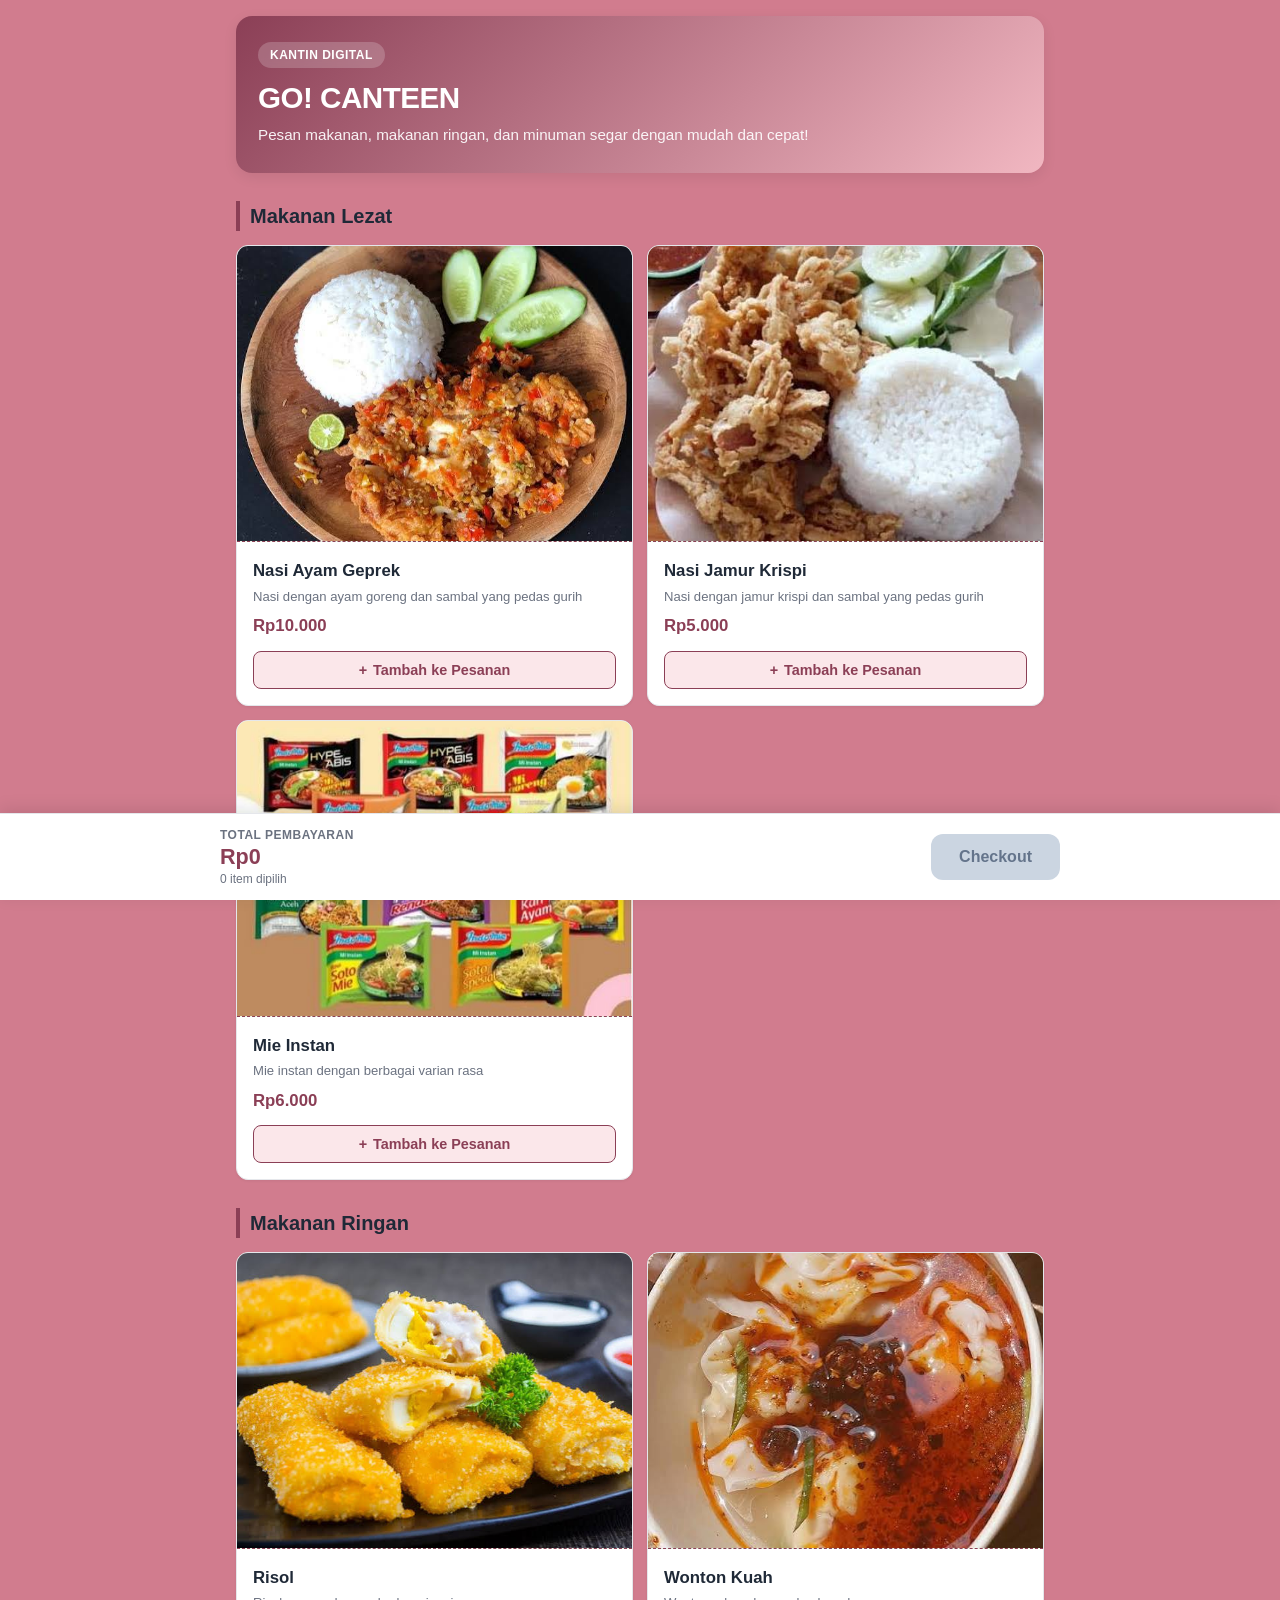
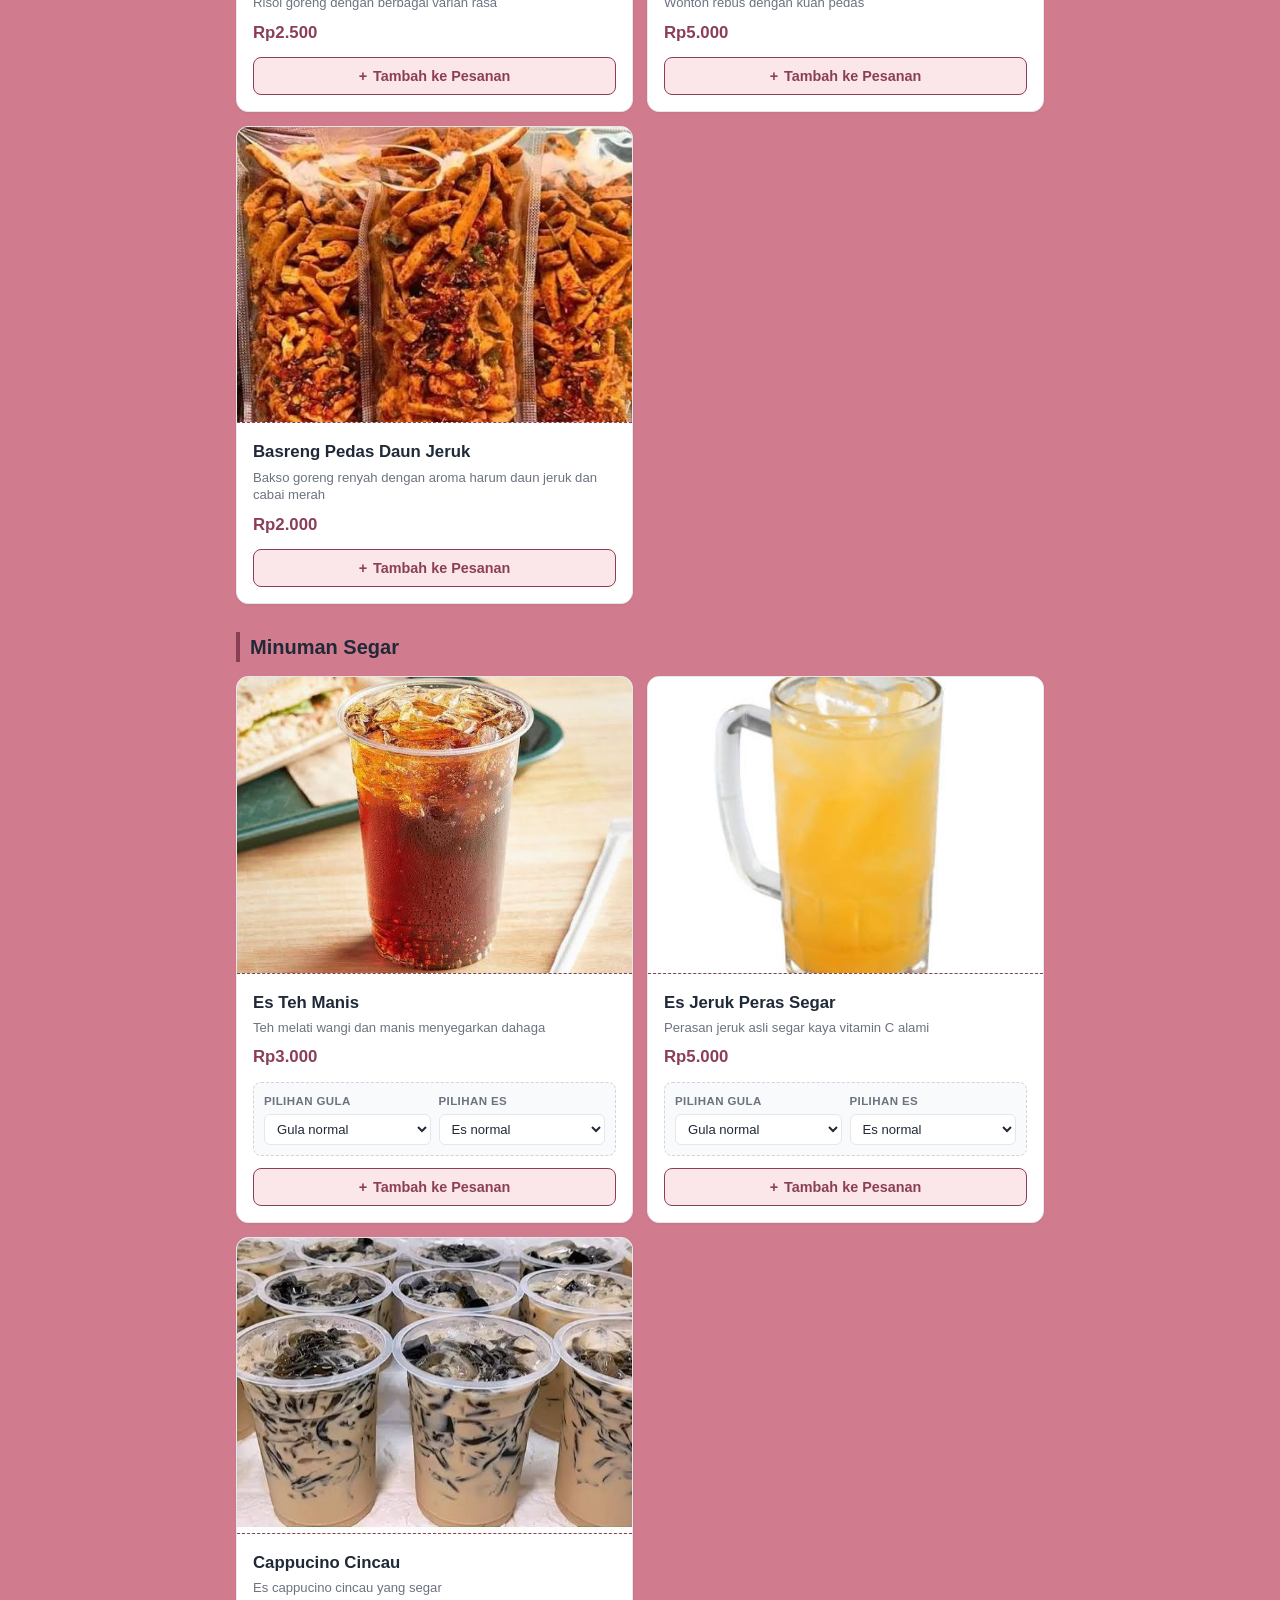
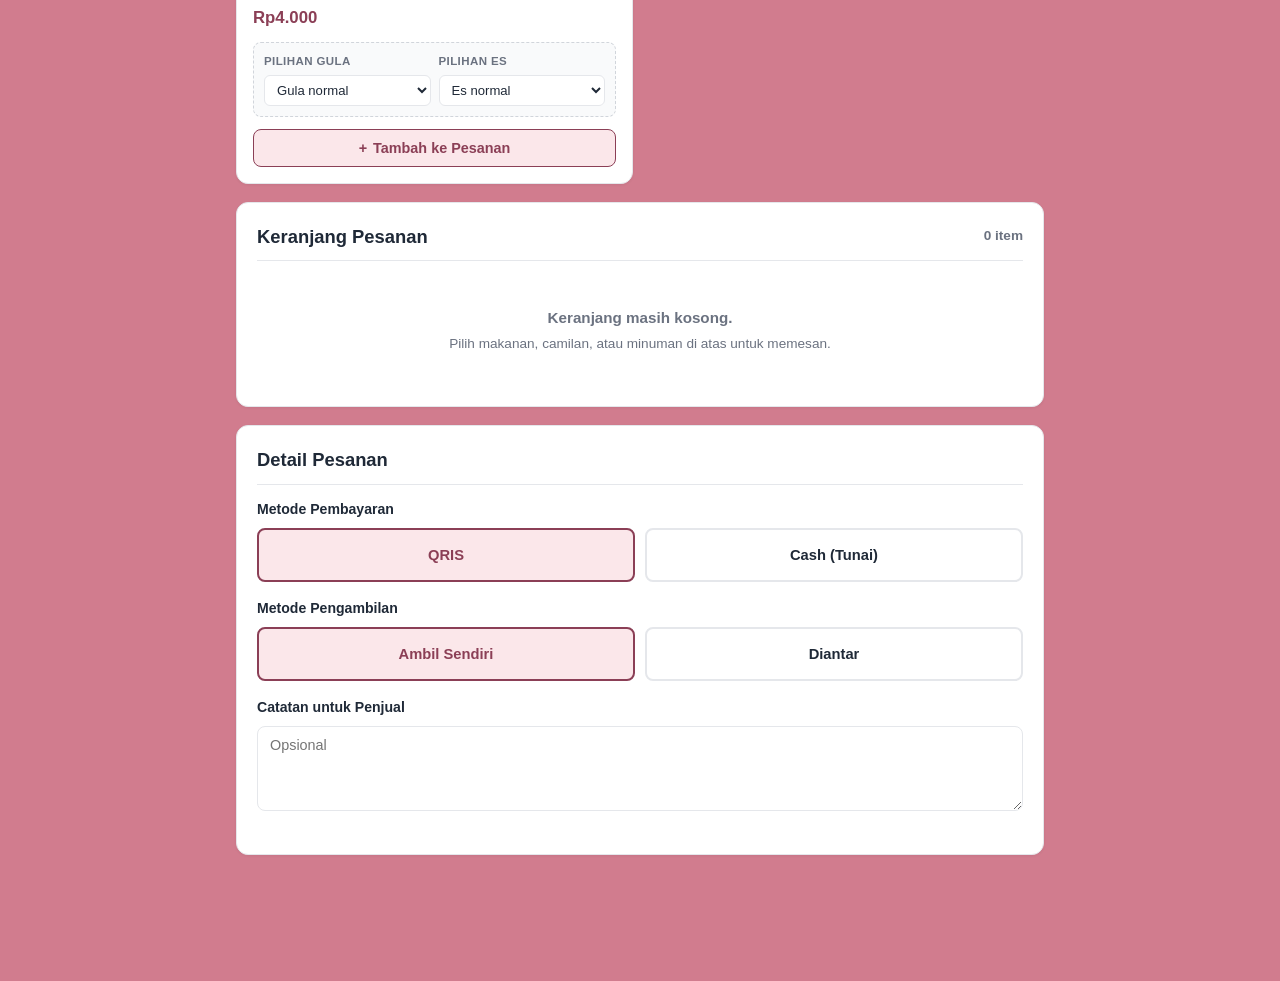
<file: index.html>
<!DOCTYPE html>
<html lang="id">
<head>
  <meta charset="UTF-8">
  <!-- Pengaturan viewport agar responsif di HP, Tablet, dan Komputer -->
  <meta name="viewport" content="width=device-width, initial-scale=1.0">
  <title>GO! CANTEEN - Pesan Makanan, Camilan & Minuman</title>

  <!-- Menghubungkan file CSS terpisah -->
  <link rel="stylesheet" href="style.css">
</head>
<body>

  <!-- =========================================================================
       STRUKTUR UTAMA HALAMAN (BERSIH TANPA EMOJI)
       ========================================================================= -->
  <div class="container">

    <!-- 1. HEADER -->
    <header>
      <div class="header-badge">Kantin Digital</div>
      <h1>GO! CANTEEN</h1>
      <p>Pesan makanan, makanan ringan, dan minuman segar dengan mudah dan cepat!</p>
    </header>

    <!-- 2. DAFTAR MENU -->
    <!-- Kartu menu beserta slot foto produk di bagian atas dirender oleh script.js -->
    <!-- Kategori 1: Makanan -->
    <h2 class="section-title">Makanan Lezat</h2>
    <div id="grid-makanan" class="menu-grid">
      <!-- Item menu makanan beserta slot foto produk akan ditampilkan oleh script.js -->
    </div>

    <!-- Kategori 2: Camilan -->
    <h2 class="section-title">Makanan Ringan</h2>
    <div id="grid-camilan" class="menu-grid">
      <!-- Item menu camilan beserta slot foto produk akan ditampilkan oleh script.js -->
    </div>

    <!-- Kategori 3: Minuman -->
    <h2 class="section-title">Minuman Segar</h2>
    <div id="grid-minuman" class="menu-grid">
      <!-- Item menu minuman beserta slot foto produk akan ditampilkan oleh script.js -->
    </div>

    <!-- 3. KERANJANG PESANAN -->
    <section class="card-section" id="section-keranjang">
      <div class="card-header">
        <h2>Keranjang Pesanan</h2>
        <span id="badge-total-item" style="font-size: 0.85rem; color: var(--text-muted); font-weight: 600;">0 item</span>
      </div>

      <!-- Wadah daftar item keranjang -->
      <div id="daftar-keranjang">
        <!-- Jika kosong, akan menampilkan teks info keranjang kosong -->
      </div>
    </section>

    <!-- 4. DETAIL PESANAN -->
    <section class="card-section" id="section-detail">
      <div class="card-header">
        <h2>Detail Pesanan</h2>
      </div>

      <!-- Pilihan Metode Pembayaran -->
      <div class="form-group">
        <label class="form-label">Metode Pembayaran</label>
        <div class="choice-grid">
          <div class="choice-card">
            <input type="radio" id="bayar-qris" name="metode-bayar" value="QRIS" checked>
            <label for="bayar-qris" class="choice-label">QRIS</label>
          </div>
          <div class="choice-card">
            <input type="radio" id="bayar-cash" name="metode-bayar" value="Cash">
            <label for="bayar-cash" class="choice-label">Cash (Tunai)</label>
          </div>
        </div>
      </div>

      <!-- Pilihan Metode Pengambilan -->
      <div class="form-group">
        <label class="form-label">Metode Pengambilan</label>
        <div class="choice-grid">
          <div class="choice-card">
            <input type="radio" id="ambil-sendiri" name="opsi-ambil" value="Ambil sendiri" checked onchange="handleOpsiAmbilChange()">
            <label for="ambil-sendiri" class="choice-label">Ambil Sendiri</label>
          </div>
          <div class="choice-card">
            <input type="radio" id="ambil-diantar" name="opsi-ambil" value="Diantar" onchange="handleOpsiAmbilChange()">
            <label for="ambil-diantar" class="choice-label">Diantar</label>
          </div>
        </div>
      </div>

      <!-- Catatan untuk Penjual -->
      <div class="form-group">
        <label for="catatan-pembeli" class="form-label">
          Catatan untuk Penjual
          <small id="label-keterangan-catatan"></small>
        </label>
        <textarea 
          id="catatan-pembeli" 
          class="textarea-catatan" 
          placeholder="Opsional"></textarea>
        <div id="error-catatan" class="error-pesan">
          Peringatan: Mohon tulis lokasi antar (misal: Ruang Kelas / Meja) pada catatan karena Anda memilih opsi "Diantar"!
        </div>
      </div>
    </section>

  </div> <!-- Akhir .container -->


  <!-- 5. BAR TOTAL (MENEMPEL DI BAWAH LAYAR) -->
  <div class="bottom-bar">
    <div class="bottom-bar-inner">
      <div class="bottom-total-info">
        <span class="bottom-total-label">Total Pembayaran</span>
        <span id="label-total-harga" class="bottom-total-price">Rp0</span>
        <span id="label-sub-count" class="bottom-total-count">0 item dipilih</span>
      </div>
      <button id="btn-checkout" class="btn-checkout" disabled onclick="handleCheckout()">
        Checkout
      </button>
    </div>
  </div>


  <!-- 6. MODAL RINGKASAN PESANAN (POPUP STRUK) -->
  <div id="modal-ringkasan" class="modal-overlay">
    <div class="modal-box">
      <div class="modal-header-success">
        <div class="modal-success-icon">&#10003;</div>
        <h3>Pesanan Berhasil Disiapkan!</h3>
        <p>Silakan tunjukkan ringkasan pesanan ini ke petugas kantin.</p>
      </div>

      <!-- Wadah struk ringkasan -->
      <div class="struk-pesanan" id="konten-struk">
        <!-- Diisi secara otomatis oleh JavaScript -->
      </div>

      <!-- Tombol penutup modal -->
      <button class="btn-tutup-modal" onclick="tutupModalDanReset()">
        Selesai
      </button>
    </div>
  </div>

  <!-- Menghubungkan file JavaScript terpisah -->
  <script src="script.js"></script>
</body>
</html>
</file>
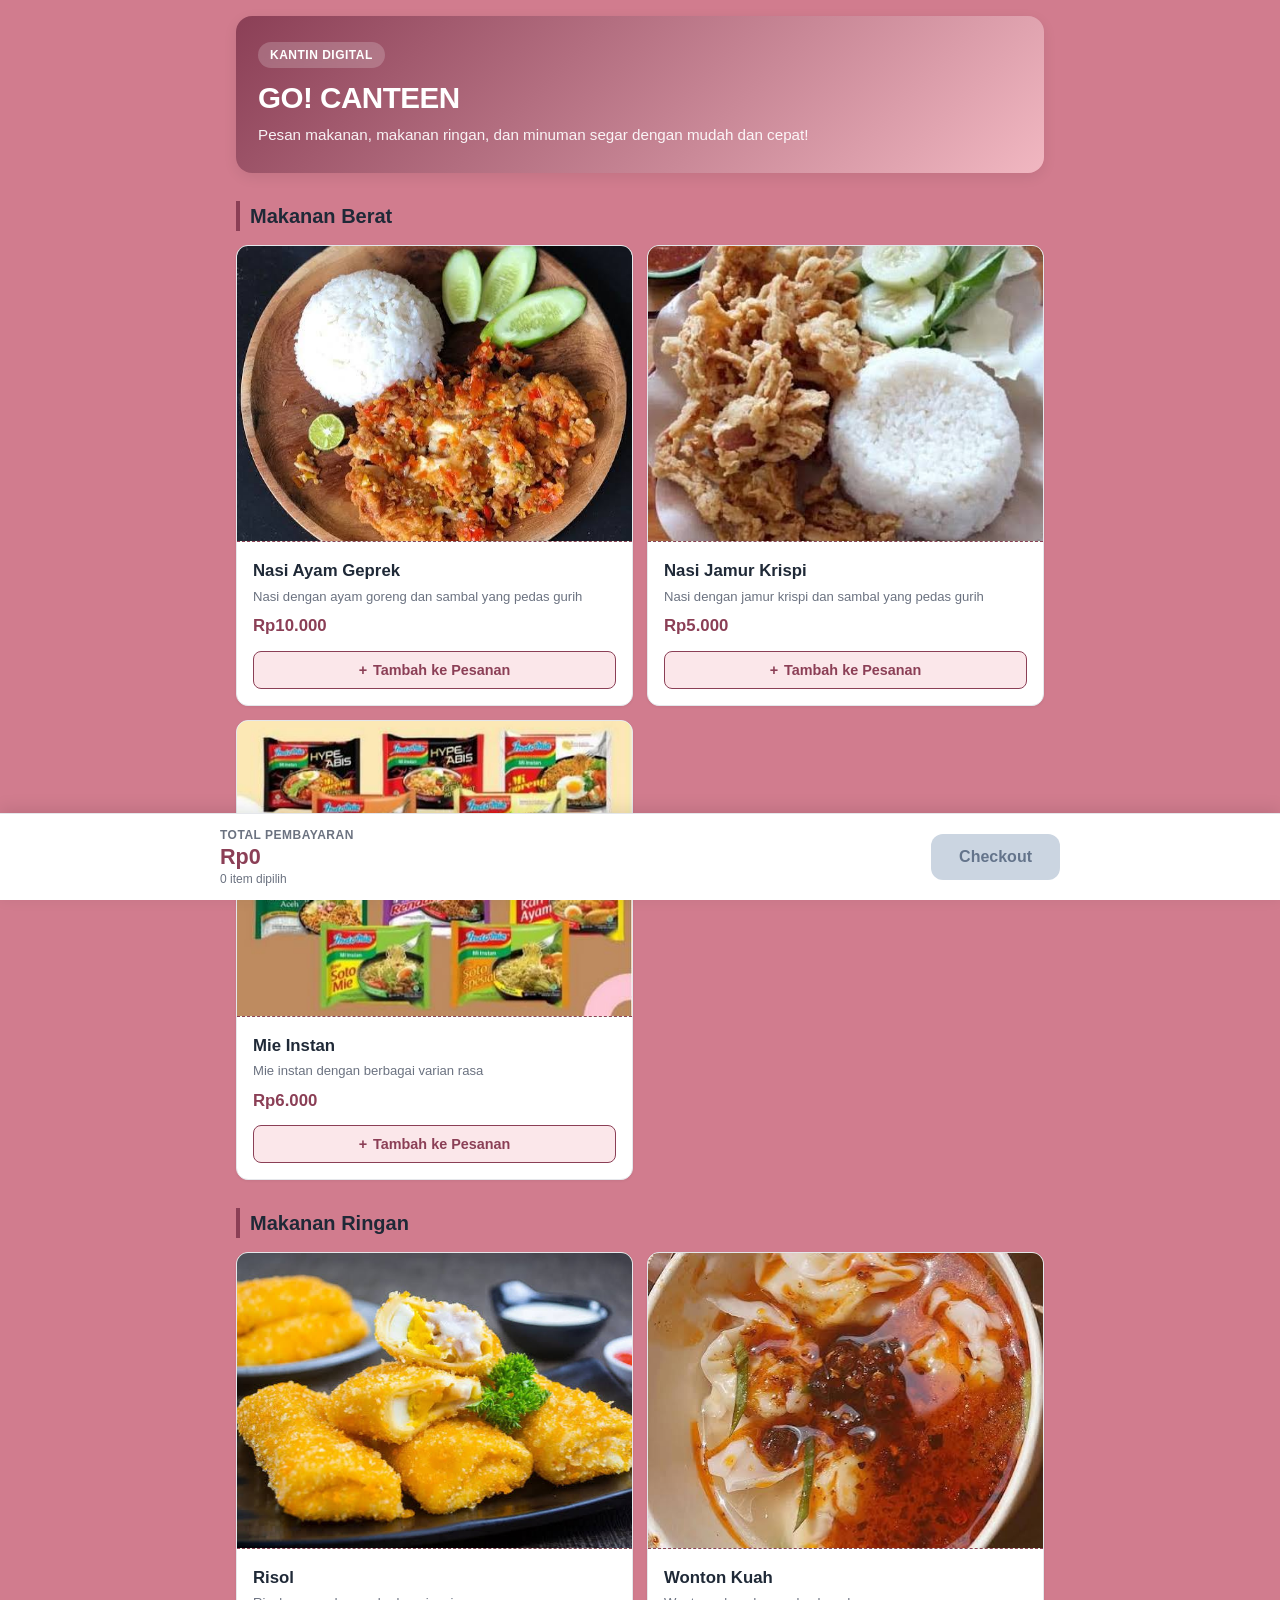
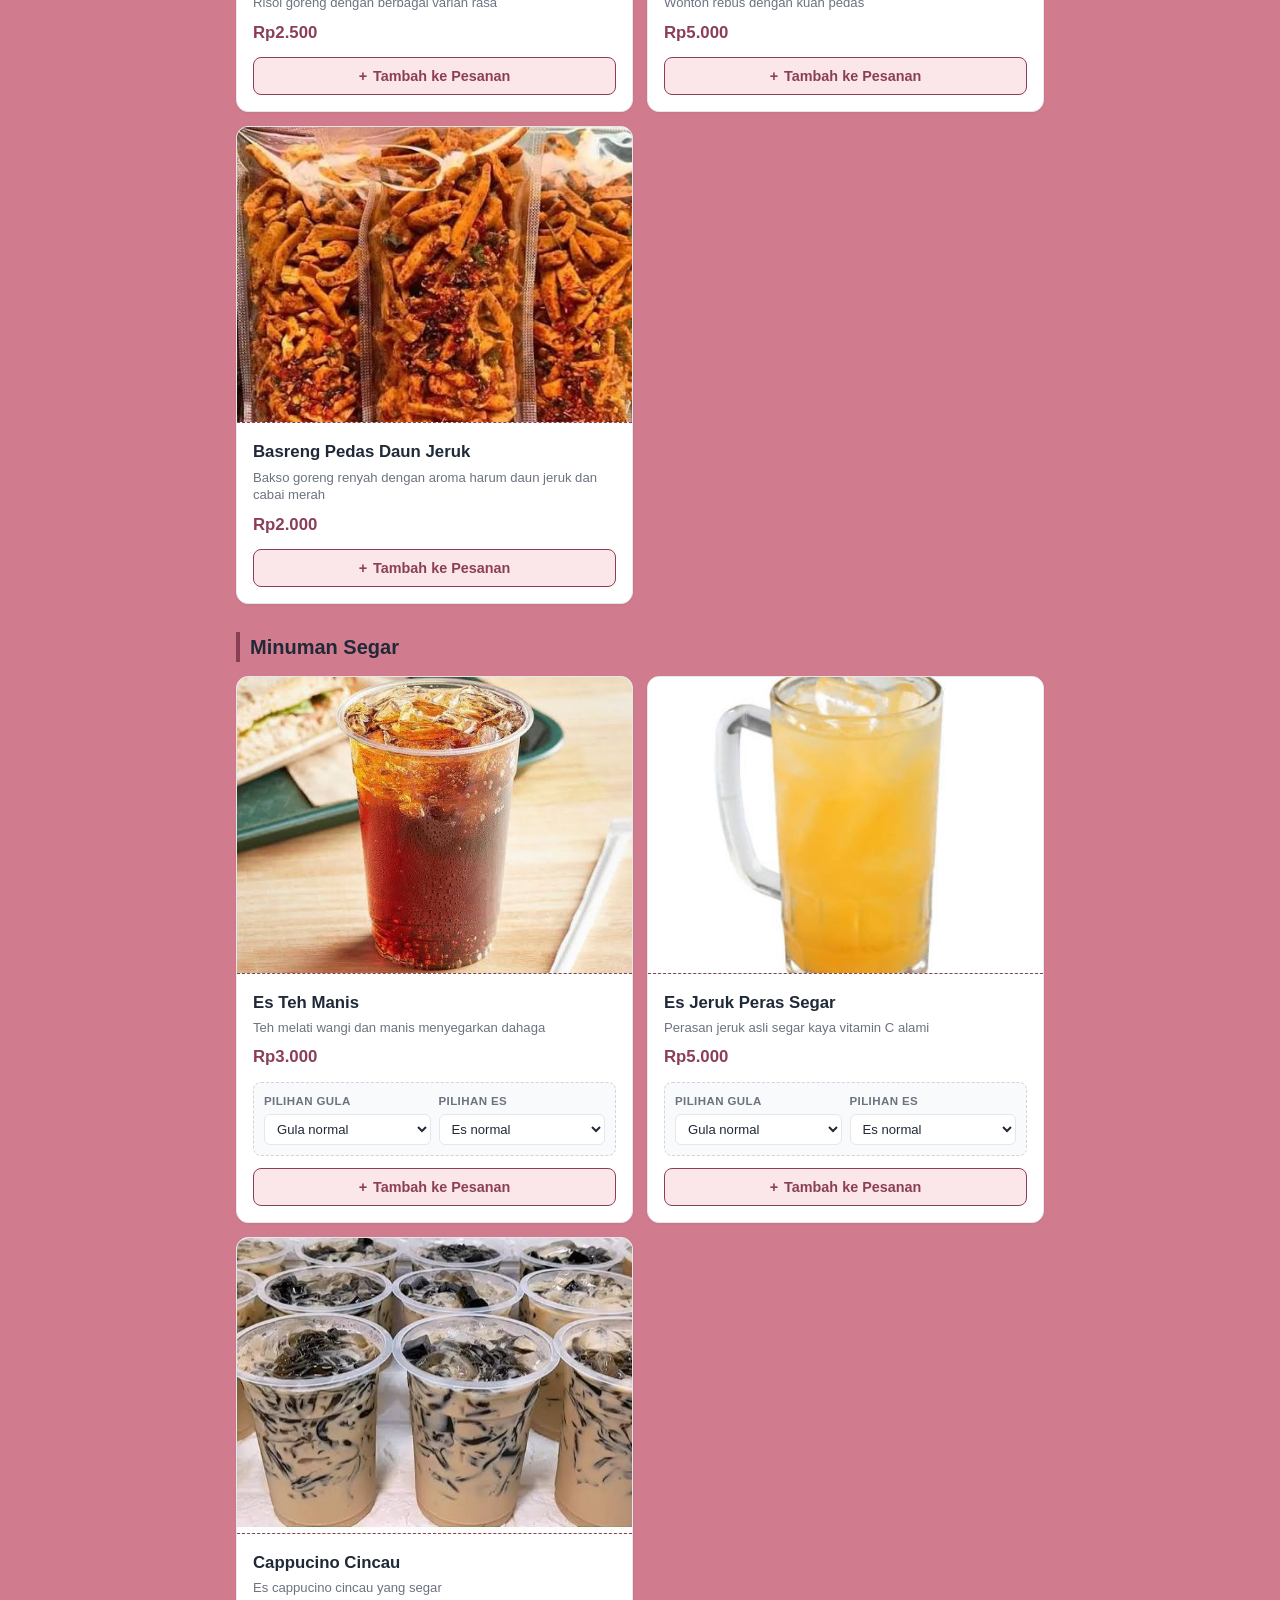
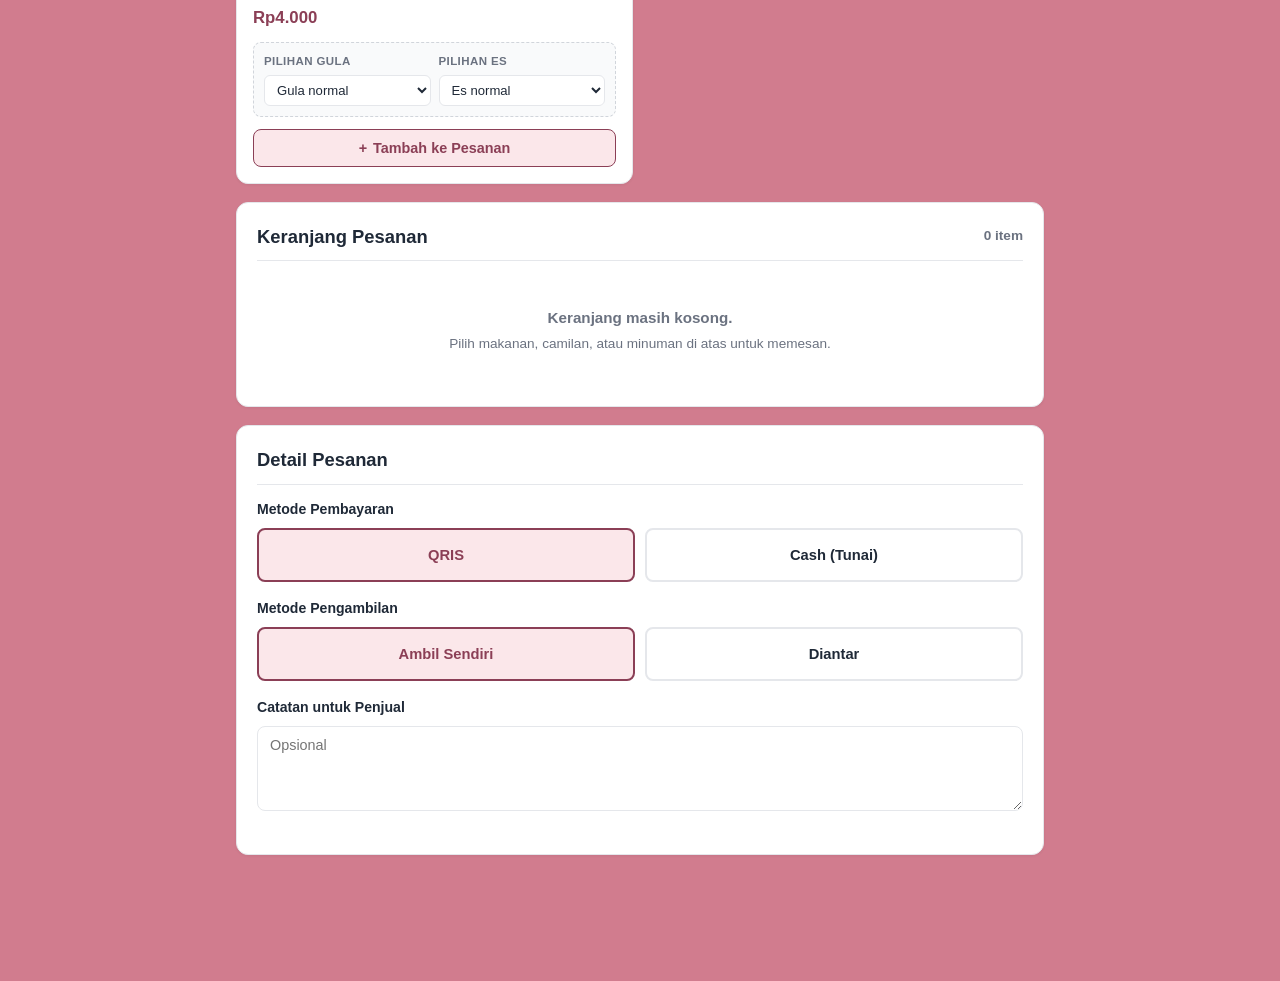
<file: kantin.html>
<!DOCTYPE html>
<html lang="id">
<head>
  <meta charset="UTF-8">
  <!-- Pengaturan viewport agar responsif di HP, Tablet, dan Komputer -->
  <meta name="viewport" content="width=device-width, initial-scale=1.0">
  <title>GO! CANTEEN - Pesan Makanan, Camilan & Minuman</title>

  <!-- Menghubungkan file CSS terpisah -->
  <link rel="stylesheet" href="style.css">
</head>
<body>

  <!-- =========================================================================
       STRUKTUR UTAMA HALAMAN (BERSIH TANPA EMOJI)
       ========================================================================= -->
  <div class="container">

    <!-- 1. HEADER -->
    <header>
      <div class="header-badge">KANTIN DIGITAL</div>
      <h1>GO! CANTEEN</h1>
      <p>Pesan makanan, makanan ringan, dan minuman segar dengan mudah dan cepat!</p>
    </header>

    <!-- 2. DAFTAR MENU -->
    <!-- Kartu menu beserta slot foto produk di bagian atas dirender oleh script.js -->
    <!-- Kategori 1: Makanan -->
    <h2 class="section-title">Makanan Berat</h2>
    <div id="grid-makanan" class="menu-grid">
      <!-- Item menu makanan beserta slot foto produk akan ditampilkan oleh script.js -->
    </div>

    <!-- Kategori 2: Camilan -->
    <h2 class="section-title">Makanan Ringan</h2>
    <div id="grid-camilan" class="menu-grid">
      <!-- Item menu camilan beserta slot foto produk akan ditampilkan oleh script.js -->
    </div>

    <!-- Kategori 3: Minuman -->
    <h2 class="section-title">Minuman Segar</h2>
    <div id="grid-minuman" class="menu-grid">
      <!-- Item menu minuman beserta slot foto produk akan ditampilkan oleh script.js -->
    </div>

    <!-- 3. KERANJANG PESANAN -->
    <section class="card-section" id="section-keranjang">
      <div class="card-header">
        <h2>Keranjang Pesanan</h2>
        <span id="badge-total-item" style="font-size: 0.85rem; color: var(--text-muted); font-weight: 600;">0 item</span>
      </div>

      <!-- Wadah daftar item keranjang -->
      <div id="daftar-keranjang">
        <!-- Jika kosong, akan menampilkan teks info keranjang kosong -->
      </div>
    </section>

    <!-- 4. DETAIL PESANAN -->
    <section class="card-section" id="section-detail">
      <div class="card-header">
        <h2>Detail Pesanan</h2>
      </div>

      <!-- Pilihan Metode Pembayaran -->
      <div class="form-group">
        <label class="form-label">Metode Pembayaran</label>
        <div class="choice-grid">
          <div class="choice-card">
            <input type="radio" id="bayar-qris" name="metode-bayar" value="QRIS" checked>
            <label for="bayar-qris" class="choice-label">QRIS</label>
          </div>
          <div class="choice-card">
            <input type="radio" id="bayar-cash" name="metode-bayar" value="Cash">
            <label for="bayar-cash" class="choice-label">Cash (Tunai)</label>
          </div>
        </div>
      </div>

      <!-- Pilihan Metode Pengambilan -->
      <div class="form-group">
        <label class="form-label">Metode Pengambilan</label>
        <div class="choice-grid">
          <div class="choice-card">
            <input type="radio" id="ambil-sendiri" name="opsi-ambil" value="Ambil sendiri" checked onchange="handleOpsiAmbilChange()">
            <label for="ambil-sendiri" class="choice-label">Ambil Sendiri</label>
          </div>
          <div class="choice-card">
            <input type="radio" id="ambil-diantar" name="opsi-ambil" value="Diantar" onchange="handleOpsiAmbilChange()">
            <label for="ambil-diantar" class="choice-label">Diantar</label>
          </div>
        </div>
      </div>

      <!-- Catatan untuk Penjual -->
      <div class="form-group">
        <label for="catatan-pembeli" class="form-label">
          Catatan untuk Penjual
          <small id="label-keterangan-catatan"></small>
        </label>
        <textarea 
          id="catatan-pembeli" 
          class="textarea-catatan" 
          placeholder="Opsional"></textarea>
        <div id="error-catatan" class="error-pesan">
          Peringatan: Mohon tulis lokasi antar (misal: Ruang Kelas / Meja) pada catatan karena Anda memilih opsi "Diantar"!
        </div>
      </div>
    </section>

  </div> <!-- Akhir .container -->


  <!-- 5. BAR TOTAL (MENEMPEL DI BAWAH LAYAR) -->
  <div class="bottom-bar">
    <div class="bottom-bar-inner">
      <div class="bottom-total-info">
        <span class="bottom-total-label">Total Pembayaran</span>
        <span id="label-total-harga" class="bottom-total-price">Rp0</span>
        <span id="label-sub-count" class="bottom-total-count">0 item dipilih</span>
      </div>
      <button id="btn-checkout" class="btn-checkout" disabled onclick="handleCheckout()">
        Checkout
      </button>
    </div>
  </div>


  <!-- 6. MODAL RINGKASAN PESANAN (POPUP STRUK) -->
  <div id="modal-ringkasan" class="modal-overlay">
    <div class="modal-box">
      <div class="modal-header-success">
        <div class="modal-success-icon">&#10003;</div>
        <h3>Pesanan Berhasil Disiapkan!</h3>
        <p>Silakan tunjukkan ringkasan pesanan ini ke petugas kantin.</p>
      </div>

      <!-- Wadah struk ringkasan -->
      <div class="struk-pesanan" id="konten-struk">
        <!-- Diisi secara otomatis oleh JavaScript -->
      </div>

      <!-- Tombol penutup modal -->
      <button class="btn-tutup-modal" onclick="tutupModalDanReset()">
        Selesai
      </button>
    </div>
  </div>

  <!-- Menghubungkan file JavaScript terpisah -->
  <script src="script.js"></script>
</body>
</html>
</file>
<file: style.css>
/* =========================================================================
   STYLE.CSS - GAYA TAMPILAN KANTIN SEKOLAH
   Desain modern, bersih, minimalis (tanpa emoji), dominan warna hijau GoFood
   ========================================================================= */

/* 1. Pengaturan Dasar & Variabel Warna */
:root {
  --primary-color: #8b3f56; /* Hijau utama khas GoFood */
  --primary-hover: #d17c8e; /* Hijau lebih gelap saat tombol disentuh/hover */
  --primary-light: #fbe7ea;/* Hijau muda lembut untuk background badge / aksen */
  --secondary-color: #f1b7c1; /*(Hijau aksen sekunder untuk gradasi */
  --bg-color: #d17c8e;            /* Latar belakang halaman abu-abu kehijauan */
  --card-bg: #ffffff;             /* Warna latar kartu menu dan keranjang */
  --text-main: #1f2937;           /* Warna teks utama */
  --text-muted: #6b7280;          /* Warna teks sekunder / keterangan */
  --border-color: #e5e7eb;        /* Warna garis pembatas */
  --danger-color: #ef4444;        /* Warna merah untuk tanda error dan tombol kurang */
  --radius-sm: 8px;
  --radius-md: 12px;
  --radius-lg: 16px;
  --shadow-sm: 0 1px 3px rgba(0, 0, 0, 0.06);
  --shadow-md: 0 4px 14px rgba(0, 0, 0, 0.08);
  --shadow-lg: 0 10px 25px rgba(0, 0, 0, 0.12);
}

* {
  box-sizing: border-box;
  margin: 0;
  padding: 0;
  font-family: -apple-system, BlinkMacSystemFont, "Segoe UI", Roboto, Helvetica, Arial, sans-serif;
  -webkit-tap-highlight-color: transparent;
}

body {
  background-color: var(--bg-color);
  color: var(--text-main);
  line-height: 1.5;
  /* Ruang bawah agar isi halaman tidak tertutup bar total yang melayang */
  padding-bottom: 110px;
}

/* Pembungkus halaman agar pas di tengah layar komputer */
.container {
  max-width: 840px;
  margin: 0 auto;
  padding: 16px;
}

/* 2. Header Aplikasi */
header {
  background: linear-gradient(135deg, var(--primary-color), var(--secondary-color));
  color: #ffffff;
  padding: 26px 22px;
  border-radius: var(--radius-lg);
  margin-bottom: 24px;
  box-shadow: var(--shadow-md);
  position: relative;
  overflow: hidden;
}

.header-badge {
  display: inline-block;
  background: rgba(255, 255, 255, 0.2);
  backdrop-filter: blur(4px);
  padding: 4px 12px;
  border-radius: 20px;
  font-size: 0.75rem;
  font-weight: 700;
  letter-spacing: 0.5px;
  text-transform: uppercase;
  margin-bottom: 8px;
}

header h1 {
  font-size: 1.85rem;
  font-weight: 800;
  letter-spacing: -0.5px;
  margin-bottom: 4px;
}

header p {
  font-size: 0.95rem;
  opacity: 0.92;
}

/* 3. Judul Kategori Menu */
.section-title {
  font-size: 1.25rem;
  font-weight: 700;
  color: var(--text-main);
  margin: 28px 0 14px 0;
  display: flex;
  align-items: center;
  border-left: 4px solid var(--primary-color);
  padding-left: 10px;
}

/* 4. Grid Menu (Tampilan Kisi) */
.menu-grid {
  display: grid;
  grid-template-columns: 1fr; /* 1 kolom di layar HP */
  gap: 14px;
}

/* Responsif: 2 kolom untuk menu di layar lebar / desktop (min-width: 700px) */
@media (min-width: 700px) {
  .menu-grid {
    grid-template-columns: repeat(2, 1fr);
  }
}

/* 5. Kartu Menu */
.menu-card {
  background: var(--card-bg);
  border-radius: var(--radius-md);
  border: 1px solid var(--border-color);
  padding: 0; /* Padding dipindahkan ke .menu-body agar slot foto selebar penuh kartu */
  overflow: hidden; /* Sudut atas slot ikut melengkung mengikuti border-radius kartu */
  box-shadow: var(--shadow-sm);
  display: flex;
  flex-direction: column;
  justify-content: space-between;
  transition: transform 0.15s ease, box-shadow 0.15s ease;
}

.menu-card:hover {
  transform: translateY(-2px);
  box-shadow: var(--shadow-md);
  border-color: #d1d5db;
}

/* =========================================================================
   SLOT FOTO PRODUK (BAGIAN ATAS KARTU)
   - Lebar penuh kartu (width: 100%)
   - Rasio 4:3 (aspect-ratio: 4 / 3) dengan object-fit: cover
   - Tinggi slot seragam di semua kartu
   - Sudut atas ikut melengkung (overflow: hidden pada .menu-card)
   - Tampilan kosong: kotak hijau muda (#e8f8e8) dengan border putus-putus
     dan teks kecil di tengah "Letakkan foto di sini"
   - Tampilan isi: foto otomatis menutupi slot tanpa teks
   ========================================================================= */
.menu-foto-slot {
  position: relative;
  width: 100%;
  aspect-ratio: 4 / 3; /* Rasio 4:3 seragam di semua kartu */
  background-color: #e8f8e8; /* Kotak hijau muda saat foto kosong */
  overflow: hidden;
  display: flex;
  align-items: center;
  justify-content: center;
  border-bottom: 1px dashed #8b3f56; /* Pemisah tipis putus-putus ke isi kartu */
}

/* Tampilan placeholder saat foto belum dimasukkan */
.menu-foto-placeholder {
  position: absolute;
  inset: 10px;
  border: 1.5px dashed #8b3f56;/* border putus-putus tipis di dalam kotak slot */
  border-radius: var(--radius-sm);
  display: flex;
  align-items: center;
  justify-content: center;
  color: #8b3f56; /* warna teks hijau terbaca jelas dan elegan */
  font-size: 0.82rem; /* Teks kecil di tengah */
  font-weight: 600;
  text-align: center;
  user-select: none;
  pointer-events: none;
  z-index: 1;
}

/* Tag img foto produk (menutupi slot secara penuh saat foto ada) */
.menu-foto-img {
  position: absolute;
  top: 0;
  left: 0;
  width: 100%;
  height: 100%;
  object-fit: cover; /* Menyesuaikan foto agar proporsional tanpa distorsi */
  display: block;
  z-index: 2; /* Menutupi placeholder dan teks saat foto termuat */
}

/* Wadah isi kartu menu lainnya (nama, deskripsi, harga, opsi, tombol) */
.menu-body {
  padding: 16px;
  display: flex;
  flex-direction: column;
  justify-content: space-between;
  flex: 1;
}

.menu-top {
  margin-bottom: 12px;
}

.menu-info {
  width: 100%;
}

.menu-nama {
  font-size: 1.05rem;
  font-weight: 700;
  color: var(--text-main);
  margin-bottom: 4px;
}

.menu-deskripsi {
  font-size: 0.82rem;
  color: var(--text-muted);
  margin-bottom: 8px;
  line-height: 1.35;
}

.menu-harga {
  font-size: 1.05rem;
  font-weight: 800;
  color: var(--primary-color);
}

/* Dropdown Opsi Khusus Minuman */
.opsi-minuman {
  background: #f9fafb;
  border: 1px dashed #d1d5db;
  border-radius: var(--radius-sm);
  padding: 10px;
  margin-bottom: 12px;
  display: grid;
  grid-template-columns: 1fr 1fr;
  gap: 8px;
}

.opsi-group {
  display: flex;
  flex-direction: column;
  gap: 4px;
}

.opsi-group label {
  font-size: 0.72rem;
  font-weight: 600;
  color: var(--text-muted);
  text-transform: uppercase;
  letter-spacing: 0.4px;
}

.opsi-select {
  width: 100%;
  padding: 6px 8px;
  font-size: 0.82rem;
  border: 1px solid var(--border-color);
  border-radius: 6px;
  background-color: #ffffff;
  color: var(--text-main);
  outline: none;
  cursor: pointer;
  transition: border-color 0.15s ease;
}

.opsi-select:focus {
  border-color: var(--primary-color);
  box-shadow: 0 0 0 2px rgba(0, 136, 12, 0.15);
}

/* Tombol Tambah Menu */
.btn-tambah {
  background-color: var(--primary-light);
  color: var(--primary-color);
  border: 1.5px solid var(--primary-color);
  padding: 10px 14px;
  font-size: 0.9rem;
  font-weight: 700;
  border-radius: var(--radius-sm);
  cursor: pointer;
  width: 100%;
  display: flex;
  align-items: center;
  justify-content: center;
  gap: 6px;
  transition: all 0.15s ease;
}

.btn-tambah:hover {
  background-color: var(--primary-color);
  color: #ffffff;
}

.btn-tambah:active {
  transform: scale(0.98);
}

/* 6. Kartu Bagian Keranjang & Detail */
.card-section {
  background: var(--card-bg);
  border-radius: var(--radius-md);
  border: 1px solid var(--border-color);
  padding: 20px;
  margin-top: 18px;
  box-shadow: var(--shadow-sm);
}

.card-header {
  display: flex;
  justify-content: space-between;
  align-items: center;
  margin-bottom: 14px;
  padding-bottom: 10px;
  border-bottom: 1px solid var(--border-color);
}

.card-header h2 {
  font-size: 1.15rem;
  font-weight: 700;
}

/* Tampilan ketika keranjang masih kosong */
.keranjang-kosong {
  text-align: center;
  padding: 32px 16px;
  color: var(--text-muted);
  font-size: 0.95rem;
}

/* Daftar Baris Item Keranjang */
.cart-list {
  display: flex;
  flex-direction: column;
  gap: 12px;
}

.cart-item {
  display: flex;
  align-items: center;
  justify-content: space-between;
  padding: 12px 14px;
  background: #f9fafb;
  border: 1px solid #f3f4f6;
  border-radius: var(--radius-sm);
  gap: 10px;
}

.cart-item-info {
  flex: 1;
  min-width: 0;
}

.cart-item-title {
  font-weight: 700;
  font-size: 0.95rem;
  color: var(--text-main);
  word-break: break-word;
}

.cart-item-badge {
  display: inline-flex;
  gap: 6px;
  flex-wrap: wrap;
  margin-top: 4px;
}

.badge-opsi {
  font-size: 0.72rem;
  background: #e5e7eb;
  color: #374151;
  padding: 2px 8px;
  border-radius: 4px;
  font-weight: 600;
}

.cart-item-price {
  font-size: 0.88rem;
  font-weight: 700;
  color: var(--primary-color);
  margin-top: 4px;
}

/* Tombol Pengatur Jumlah (- dan +) */
.cart-qty-control {
  display: flex;
  align-items: center;
  gap: 8px;
  flex-shrink: 0;
}

.btn-qty {
  width: 32px;
  height: 32px;
  border-radius: 8px;
  border: 1px solid var(--border-color);
  background: #ffffff;
  color: var(--text-main);
  font-size: 1.1rem;
  font-weight: bold;
  display: flex;
  align-items: center;
  justify-content: center;
  cursor: pointer;
  transition: all 0.15s ease;
}

.btn-qty:hover {
  background: #f3f4f6;
  border-color: #9ca3af;
}

.btn-qty.btn-minus:hover {
  background: #fee2e2;
  color: var(--danger-color);
  border-color: #fca5a5;
}

.btn-qty.btn-plus:hover {
  background: var(--primary-light);
  color: var(--primary-color);
  border-color: var(--primary-color);
}

.qty-number {
  font-size: 0.95rem;
  font-weight: 700;
  min-width: 22px;
  text-align: center;
}

/* 7. Form Detail Pesanan */
.form-group {
  margin-bottom: 16px;
}

.form-label {
  display: block;
  font-size: 0.88rem;
  font-weight: 700;
  margin-bottom: 8px;
  color: var(--text-main);
}

.form-label small {
  font-weight: normal;
  color: var(--text-muted);
  font-size: 0.78rem;
}

/* Pilihan Metode (Grid Radio) */
.choice-grid {
  display: grid;
  grid-template-columns: 1fr 1fr;
  gap: 10px;
}

.choice-card {
  position: relative;
}

.choice-card input[type="radio"] {
  position: absolute;
  opacity: 0;
  width: 0;
  height: 0;
}

.choice-label {
  display: flex;
  align-items: center;
  justify-content: center;
  padding: 14px 10px;
  border: 2px solid var(--border-color);
  border-radius: var(--radius-sm);
  cursor: pointer;
  text-align: center;
  font-size: 0.92rem;
  font-weight: 600;
  transition: all 0.15s ease;
  background: #ffffff;
  min-height: 52px;
}

.choice-card input[type="radio"]:checked + .choice-label {
  border-color: var(--primary-color);
  background-color: var(--primary-light);
  color: var(--primary-color);
  font-weight: 700;
}

/* Kotak Catatan (Textarea) */
.textarea-catatan {
  width: 100%;
  min-height: 85px;
  padding: 10px 12px;
  font-size: 0.9rem;
  border: 1.5px solid var(--border-color);
  border-radius: var(--radius-sm);
  outline: none;
  resize: vertical;
  color: var(--text-main);
  transition: border-color 0.15s ease, box-shadow 0.15s ease;
}

.textarea-catatan:focus {
  border-color: var(--primary-color);
  box-shadow: 0 0 0 3px rgba(255, 161, 232, 0.15);
}

.textarea-catatan.input-error {
  border-color: var(--danger-color) !important;
  background-color: #fef2f2;
}

.error-pesan {
  color: var(--danger-color);
  font-size: 0.8rem;
  margin-top: 5px;
  display: none;
  font-weight: 600;
}

.error-pesan.aktif {
  display: block;
}

/* 8. Bar Total Melayang di Bawah Layar */
.bottom-bar {
  position: fixed;
  bottom: 0;
  left: 0;
  right: 0;
  background: #ffffff;
  box-shadow: 0 -4px 16px rgba(0, 0, 0, 0.1);
  border-top: 1px solid var(--border-color);
  padding: 12px 16px;
  z-index: 100;
}

.bottom-bar-inner {
  max-width: 840px;
  margin: 0 auto;
  display: flex;
  align-items: center;
  justify-content: space-between;
  gap: 16px;
}

.bottom-total-info {
  display: flex;
  flex-direction: column;
}

.bottom-total-label {
  font-size: 0.75rem;
  color: var(--text-muted);
  text-transform: uppercase;
  font-weight: 700;
  letter-spacing: 0.5px;
}

.bottom-total-price {
  font-size: 1.35rem;
  font-weight: 800;
  color: var(--primary-color);
  line-height: 1.2;
}

.bottom-total-count {
  font-size: 0.75rem;
  color: var(--text-muted);
}

/* Tombol Checkout */
.btn-checkout {
  background-color: var(--primary-color);
  color: #ffffff;
  border: none;
  padding: 14px 28px;
  font-size: 1rem;
  font-weight: 800;
  border-radius: var(--radius-md);
  cursor: pointer;
  display: flex;
  align-items: center;
  gap: 8px;
  transition: all 0.15s ease;
  box-shadow: 0 4px 10px rgba(0, 136, 12, 0.28);
}

.btn-checkout:hover:not(:disabled) {
  background-color: var(--primary-hover);
  transform: translateY(-1px);
}

.btn-checkout:active:not(:disabled) {
  transform: translateY(1px);
}

.btn-checkout:disabled {
  background-color: #cbd5e1;
  color: #64748b;
  cursor: not-allowed;
  box-shadow: none;
}

/* 9. Modal Ringkasan Pesanan (Popup Struk) */
.modal-overlay {
  position: fixed;
  top: 0;
  left: 0;
  right: 0;
  bottom: 0;
  background: rgba(0, 0, 0, 0.55);
  display: flex;
  align-items: center;
  justify-content: center;
  padding: 16px;
  z-index: 200;
  opacity: 0;
  pointer-events: none;
  transition: opacity 0.2s ease;
}

.modal-overlay.buka {
  opacity: 1;
  pointer-events: auto;
}

.modal-box {
  background: #ffffff;
  border-radius: var(--radius-lg);
  max-width: 500px;
  width: 100%;
  max-height: 90vh;
  overflow-y: auto;
  padding: 24px;
  box-shadow: var(--shadow-lg);
  transform: translateY(15px);
  transition: transform 0.2s ease;
}

.modal-overlay.buka .modal-box {
  transform: translateY(0);
}

.modal-header-success {
  text-align: center;
  margin-bottom: 20px;
}

.modal-success-icon {
  width: 50px;
  height: 50px;
  background: var(--primary-light);
  color: var(--primary-color);
  border-radius: 50%;
  display: flex;
  align-items: center;
  justify-content: center;
  font-size: 1.5rem;
  font-weight: bold;
  margin: 0 auto 12px auto;
}

.modal-header-success h3 {
  font-size: 1.3rem;
  font-weight: 800;
  color: var(--text-main);
}

.modal-header-success p {
  font-size: 0.85rem;
  color: var(--text-muted);
}

/* Tampilan Struk */
.struk-pesanan {
  background: #fdfdfd;
  border: 1px dashed #cbd5e1;
  border-radius: var(--radius-md);
  padding: 16px;
  margin-bottom: 20px;
}

.struk-item-list {
  display: flex;
  flex-direction: column;
  gap: 10px;
  margin-bottom: 14px;
  padding-bottom: 14px;
  border-bottom: 1px dashed #e2e8f0;
}

.struk-item-row {
  display: flex;
  justify-content: space-between;
  align-items: flex-start;
  font-size: 0.9rem;
}

.struk-item-detail {
  flex: 1;
  margin-right: 12px;
}

.struk-item-subopsi {
  font-size: 0.75rem;
  color: var(--text-muted);
  margin-top: 2px;
}

.struk-item-subtotal {
  font-weight: 700;
  white-space: nowrap;
}

.struk-info-row {
  display: flex;
  justify-content: space-between;
  font-size: 0.88rem;
  margin-bottom: 6px;
  color: #4b5563;
}

.struk-info-row strong {
  color: var(--text-main);
}

.struk-total-row {
  display: flex;
  justify-content: space-between;
  align-items: center;
  font-size: 1.1rem;
  font-weight: 800;
  margin-top: 10px;
  padding-top: 10px;
  border-top: 2px solid var(--border-color);
  color: var(--primary-color);
}

/* Tombol Selesai di Modal */
.btn-tutup-modal {
  width: 100%;
  background: var(--primary-color);
  color: #ffffff;
  border: none;
  padding: 14px;
  font-size: 1rem;
  font-weight: 800;
  border-radius: var(--radius-md);
  cursor: pointer;
  transition: background 0.15s ease, transform 0.1s ease;
}

.btn-tutup-modal:hover {
  background: var(--primary-hover);
}

.btn-tutup-modal:active {
  transform: scale(0.99);
}
</file>
